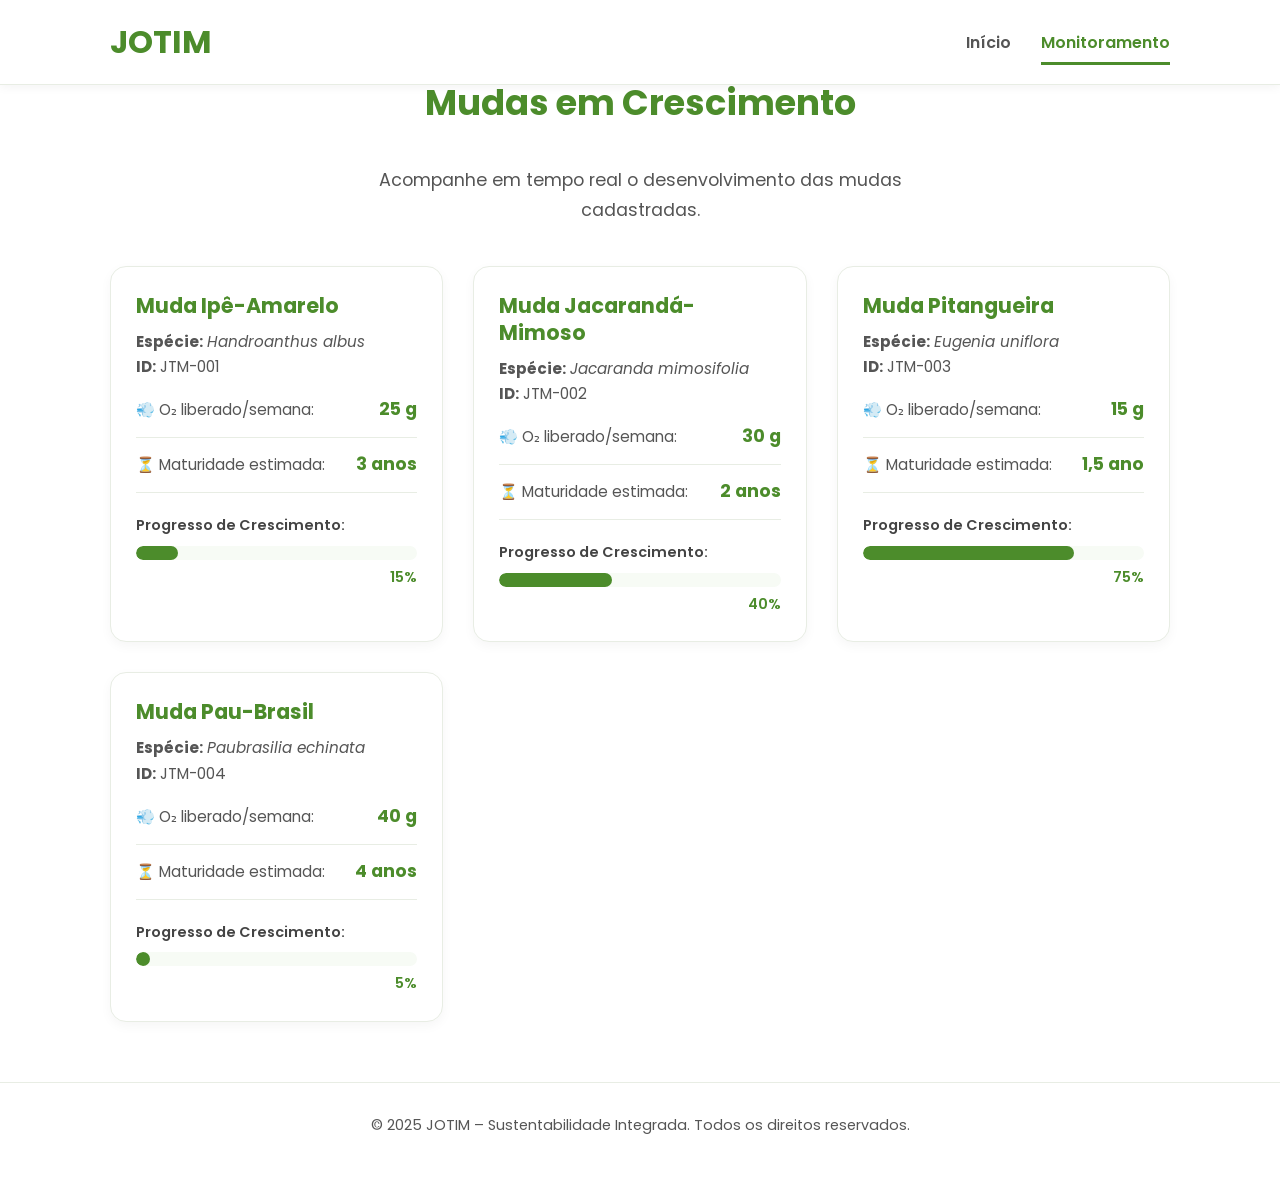
<file: monitoramento.html>
<!DOCTYPE html>
<html lang="pt-br">
<head>
    <meta charset="UTF-8">
    <meta name="viewport" content="width=device-width, initial-scale=1.0">
    <title>Monitoramento - JOTIM</title>
    <link rel="preconnect" href="https://fonts.googleapis.com">
    <link rel="preconnect" href="https://fonts.gstatic.com" crossorigin>
    <link href="https://fonts.googleapis.com/css2?family=Poppins:wght@400;600;700&display=swap" rel="stylesheet">
    <link rel="stylesheet" href="style.css">
</head>
<body>

    <header>
        <nav class="container">
            <a href="index.html" class="logo">JOTIM</a>
            <ul>
                <li><a href="index.html">Início</a></li>
                <li><a href="monitoramento.html" class="active">Monitoramento</a></li>
            </ul>
        </nav>
    </header>

    <main>
        <section id="monitoramento" class="container">
            <h2>Mudas em Crescimento</h2>
            <p>Acompanhe em tempo real o desenvolvimento das mudas cadastradas.</p>
            
            <div id="mudas-container" class="grid-container">
                </div>
        </section>
    </main>

    <footer>
        <div class="container">
            <p>&copy; 2025 JOTIM – Sustentabilidade Integrada. Todos os direitos reservados.</p>
        </div>
    </footer>

    <script src="script.js"></script>
</body>
</html>
</file>
<file: style.css>
/* --- Variáveis de Cor e Configurações Globais (Design Clean) --- */
:root {
    --bg-color: #FFFFFF; /* Fundo branco puro */
    --section-bg-color: #F7FBF5; /* Verde quase branco para seções */
    --primary-color: #4C8C2B;
    --dark-green: #3a6b20;
    --text-color: #333333; /* Texto principal mais suave */
    --text-light: #555555;
    --card-bg: #FFFFFF;
    --border-color: #e8ede4; /* Borda bem clara */
    --border-radius-card: 16px; /* Bordas mais suaves */
    --border-radius-btn: 12px;
}

* {
    margin: 0;
    padding: 0;
    box-sizing: border-box;
}

body {
    font-family: 'Poppins', sans-serif;
    background-color: var(--bg-color);
    color: var(--text-color);
    line-height: 1.7; /* Mais espaço entre linhas */
    padding-top: 80px; /* Espaço para o header fixo */
    -webkit-font-smoothing: antialiased;
}

.container {
    max-width: 1100px;
    margin: 0 auto;
    padding: 0 20px;
}

/* --- Cabeçalho e Navegação (Clean) --- */
header {
    background-color: var(--bg-color); /* Cabeçalho branco */
    color: var(--text-color);
    padding: 15px 0;
    position: fixed;
    top: 0;
    width: 100%;
    z-index: 1000;
    /* Sombra suave para "flutuar" */
    box-shadow: 0 2px 10px rgba(0, 0, 0, 0.05); 
    border-bottom: 1px solid var(--border-color);
}

header nav {
    display: flex;
    justify-content: space-between;
    align-items: center;
}

.logo {
    font-size: 2rem;
    font-weight: 700;
    color: var(--primary-color); /* Logo agora é verde */
    text-decoration: none;
}

header ul {
    list-style: none;
    display: flex;
}

header ul li {
    margin-left: 30px; /* Mais espaço */
}

header ul li a {
    color: var(--text-light); /* Links com cor de texto */
    text-decoration: none;
    font-weight: 600;
    padding-bottom: 8px; /* Espaço para a borda */
    border-bottom: 3px solid transparent; /* Borda de ativação */
    transition: all 0.3s ease;
}

header ul li a:hover {
    color: var(--primary-color);
}

header ul li a.active {
    color: var(--primary-color);
    border-bottom-color: var(--primary-color);
}

/* --- Estilos Gerais --- */
h1, h2, h3 {
    color: var(--primary-color);
    margin-bottom: 15px;
    line-height: 1.3;
    font-weight: 700;
}

h1 { font-size: 3rem; }
h2 { font-size: 2.2rem; text-align: center; margin-bottom: 40px; }
h3 { font-size: 1.4rem; }

p {
    color: var(--text-light);
    margin-bottom: 20px;
}

section {
    padding: 70px 0; /* Mais padding vertical */
}

.btn {
    display: inline-block;
    background-color: var(--primary-color);
    color: #fff;
    padding: 14px 32px; /* Botão maior */
    text-decoration: none;
    font-weight: 600;
    border-radius: var(--border-radius-btn);
    transition: all 0.3s ease;
}

.btn:hover {
    background-color: var(--dark-green);
    transform: translateY(-3px);
    box-shadow: 0 5px 15px rgba(76, 140, 43, 0.3);
}

/* --- Página Inicial: Hero --- */
#hero {
    display: flex;
    align-items: center;
    justify-content: space-between;
    gap: 40px;
}

#hero .hero-text {
    flex: 2;
}

#hero .hero-text p {
    font-size: 1.15rem; /* Texto maior */
    color: var(--text-light);
    margin-bottom: 30px;
}

#hero .hero-image {
    flex: 1;
    text-align: center;
}

#hero .hero-image img {
    border-radius: var(--border-radius-card);
    border: 1px solid var(--border-color); /* Borda sutil */
    padding: 8px; /* "Moldura" interna */
    background: #fff;
    box-shadow: 0 4px 15px rgba(0, 0, 0, 0.05);
}

#hero .hero-image p {
    font-size: 0.9rem;
    color: #888;
    margin-top: 15px;
}

/* --- Página Inicial: Solução --- */
#solucao {
    background-color: var(--section-bg-color); /* Fundo sutil */
    border-radius: var(--border-radius-card); /* Arredonda a seção */
    padding: 60px 40px;
}

.features-grid {
    display: grid;
    grid-template-columns: repeat(auto-fit, minmax(280px, 1fr));
    gap: 30px;
}

.feature-card {
    background-color: var(--card-bg);
    padding: 30px;
    border-radius: var(--border-radius-card);
    box-shadow: 0 4px 15px rgba(0, 0, 0, 0.03);
    border: 1px solid var(--border-color);
    text-align: center;
    transition: all 0.3s ease;
}

.feature-card:hover {
    transform: translateY(-5px);
    box-shadow: 0 6px 20px rgba(0, 0, 0, 0.07);
}

.feature-card .icon {
    font-size: 3rem;
    display: block;
    margin-bottom: 15px;
}

/* --- Página Monitoramento: Cards --- */
#monitoramento > p { /* Seletor > p para não afetar o p dentro do card */
    text-align: center;
    font-size: 1.1rem;
    color: var(--text-light);
    margin-bottom: 40px;
    max-width: 600px;
    margin-left: auto;
    margin-right: auto;
}

.grid-container {
    display: grid;
    grid-template-columns: repeat(auto-fit, minmax(280px, 1fr));
    gap: 30px;
}

.muda-card {
    background-color: var(--card-bg);
    border-radius: var(--border-radius-card);
    padding: 25px;
    box-shadow: 0 4px 12px rgba(0, 0, 0, 0.04);
    transition: all 0.3s ease;
    border: 1px solid var(--border-color); /* Removemos o border-top pesado */
}

.muda-card:hover {
    transform: translateY(-5px);
    box-shadow: 0 6px 16px rgba(0, 0, 0, 0.08);
}

.muda-card h3 {
    font-size: 1.3rem;
    margin-bottom: 10px;
}

.muda-card p {
    font-size: 0.95rem;
    color: var(--text-light);
    margin-bottom: 15px;
    text-align: left;
}

.muda-card .stat {
    display: flex;
    justify-content: space-between;
    align-items: center;
    font-size: 1rem;
    margin-bottom: 12px;
    padding-bottom: 12px;
    border-bottom: 1px solid var(--border-color);
}

.muda-card .stat span {
    color: var(--text-light);
    font-size: 0.95rem;
}

.muda-card .stat strong {
    color: var(--primary-color);
    font-size: 1.1rem;
}

/* Barra de Progresso (Clean) */
.progress-label {
    font-size: 0.9rem;
    font-weight: 600;
    margin-top: 20px;
    margin-bottom: 8px;
    color: #444;
}

.progress-bar-container {
    width: 100%;
    background-color: var(--section-bg-color); /* Fundo da barra */
    border-radius: 10px;
    height: 14px; /* Mais grossa */
    overflow: hidden;
}

.progress-bar {
    height: 100%;
    background-color: var(--primary-color);
    border-radius: 10px;
    transition: width 0.5s ease-in-out;
}

.progress-text {
    text-align: right;
    display: block;
    font-size: 0.9rem;
    font-weight: 600;
    color: var(--primary-color);
    margin-top: 5px;
}


/* --- Footer (Clean) --- */
footer {
    background-color: var(--bg-color);
    border-top: 1px solid var(--border-color);
    text-align: center;
    padding: 30px 0;
    margin-top: 60px;
    font-size: 0.9rem;
    color: #999; /* Cor mais clara */
}

/* --- Responsividade (Ajustes para o novo header) --- */
@media (max-width: 768px) {
    h1 { font-size: 2.2rem; }
    h2 { font-size: 1.8rem; }

    /* Ajusta o header para o logo e links não quebrarem */
    header nav {
        flex-direction: column;
        gap: 15px;
    }
    
    header ul {
        gap: 20px;
    }
    header ul li {
        margin-left: 0;
    }

    body {
        padding-top: 140px; /* Ajuste para o header maior */
    }

    #hero {
        flex-direction: column-reverse;
        text-align: center;
    }

    #hero .hero-text {
        margin-top: 20px;
    }
    
    #solucao {
        padding: 40px 20px;
    }
}
</file>
